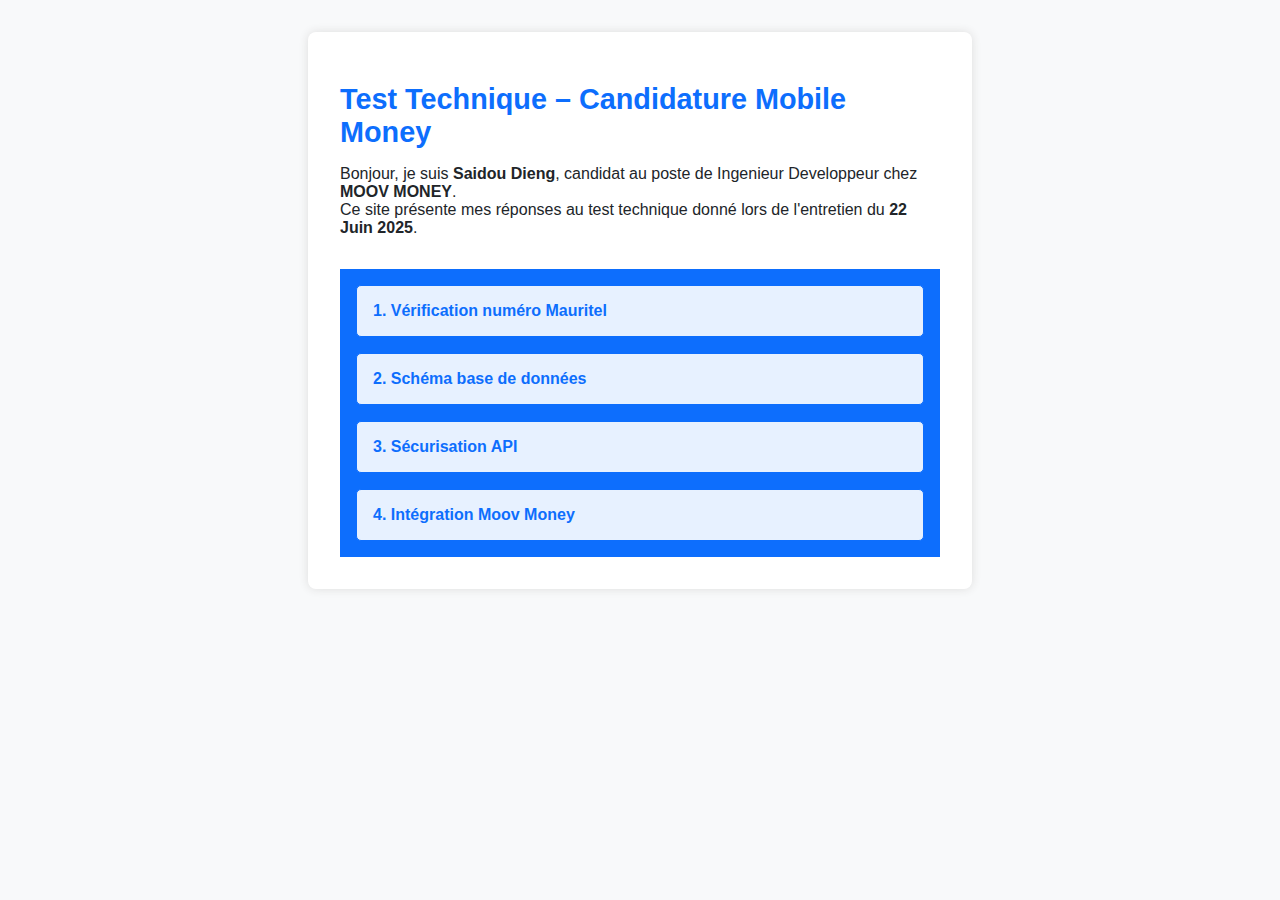
<file: index.html>
<!-- index.html -->
<!DOCTYPE html>
<html lang="fr">
<head>
  <meta charset="UTF-8" />
  <meta name="viewport" content="width=device-width, initial-scale=1.0"/>
  <title>Test Technique – Mobile Money</title>
  <link rel="stylesheet" href="styles.css" />
</head>
<body>

  <main class="container">
    <h1>Test Technique – Candidature Mobile Money</h1>
    <p>Bonjour, je suis <strong>Saidou Dieng</strong>, candidat au poste de Ingenieur Developpeur chez <strong>MOOV MONEY</strong>.<br>
    Ce site présente mes réponses au test technique donné lors de l'entretien du <strong>22 Juin 2025</strong>.</p>

    <nav class="menu">
      <a href="pages/verif-mauritel.html">1. Vérification numéro Mauritel</a>
      <a href="pages/schema-db.html">2. Schéma base de données</a>
      <a href="pages/securite-api.html">3. Sécurisation API</a>
      <a href="pages/moov-integration.html">4. Intégration Moov Money</a>
    </nav>
  </main>
</body>
</html>
</file>
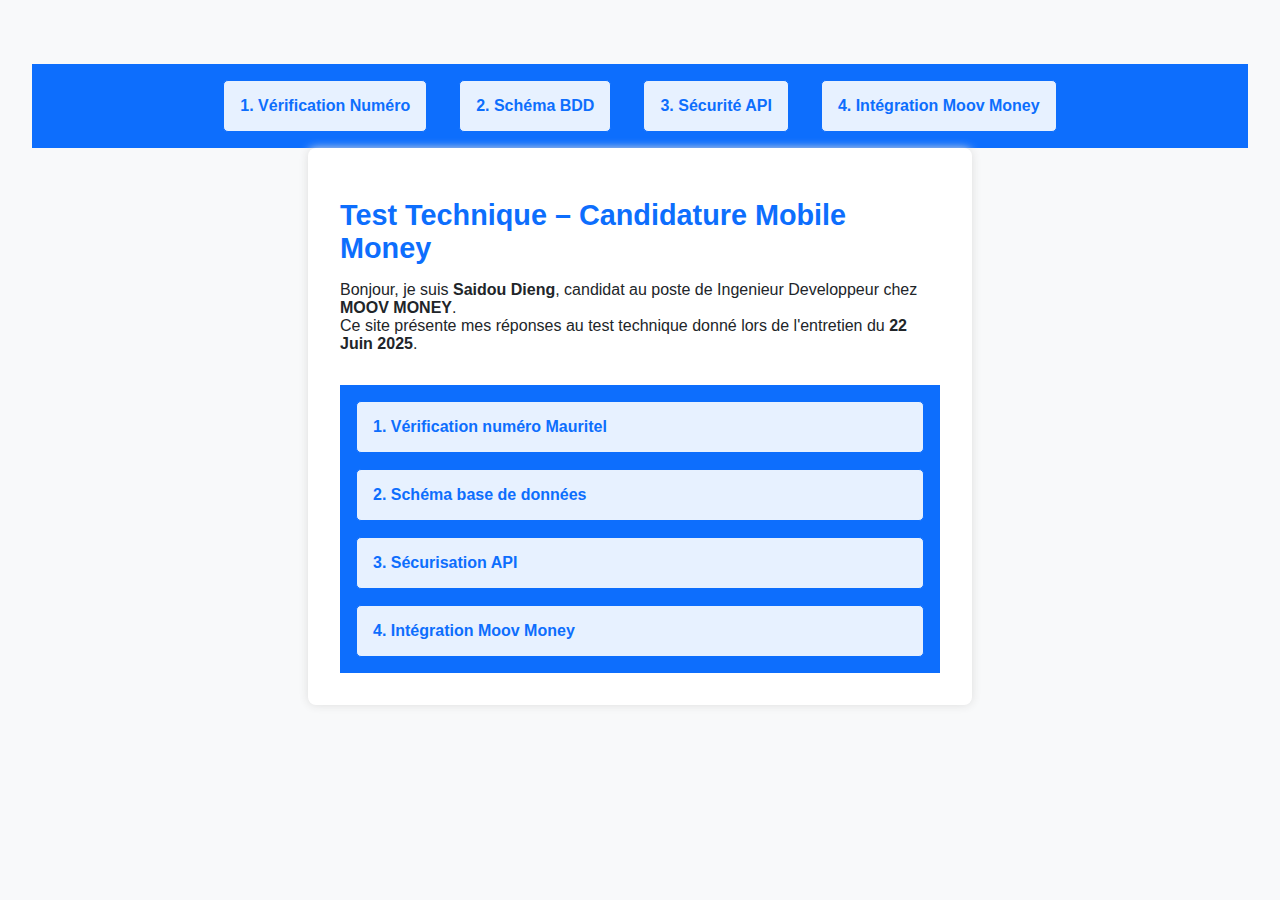
<file: test-technique/index.html>
<!-- index.html -->
<!DOCTYPE html>
<html lang="fr">
<head>
  <meta charset="UTF-8" />
  <meta name="viewport" content="width=device-width, initial-scale=1.0"/>
  <title>Test Technique – Mobile Money</title>
  <link rel="stylesheet" href="styles.css" />
</head>
<body>
<nav class="menu">
 <ul>
 <li><a href="verif.html">1. Vérification Numéro</a></li>
 <li><a href="schema-bd.html">2. Schéma BDD</a></li>
 <li><a href="securite-api.html">3. Sécurité API</a></li> 
<li><a href="moov-integration.html">4. Intégration Moov Money</a></li> 
</ul>
 </nav>
  <main class="container">
    <h1>Test Technique – Candidature Mobile Money</h1>
    <p>Bonjour, je suis <strong>Saidou Dieng</strong>, candidat au poste de Ingenieur Developpeur chez <strong>MOOV MONEY</strong>.<br>
    Ce site présente mes réponses au test technique donné lors de l'entretien du <strong>22 Juin 2025</strong>.</p>

    <nav class="menu">
      <a href="pages/verif-mauritel.html">1. Vérification numéro Mauritel</a>
      <a href="pages/schema-db.html">2. Schéma base de données</a>
      <a href="pages/securite-api.html">3. Sécurisation API</a>
      <a href="pages/moov-integration.html">4. Intégration Moov Money</a>
    </nav>
  </main>
</body>
</html>
</file>
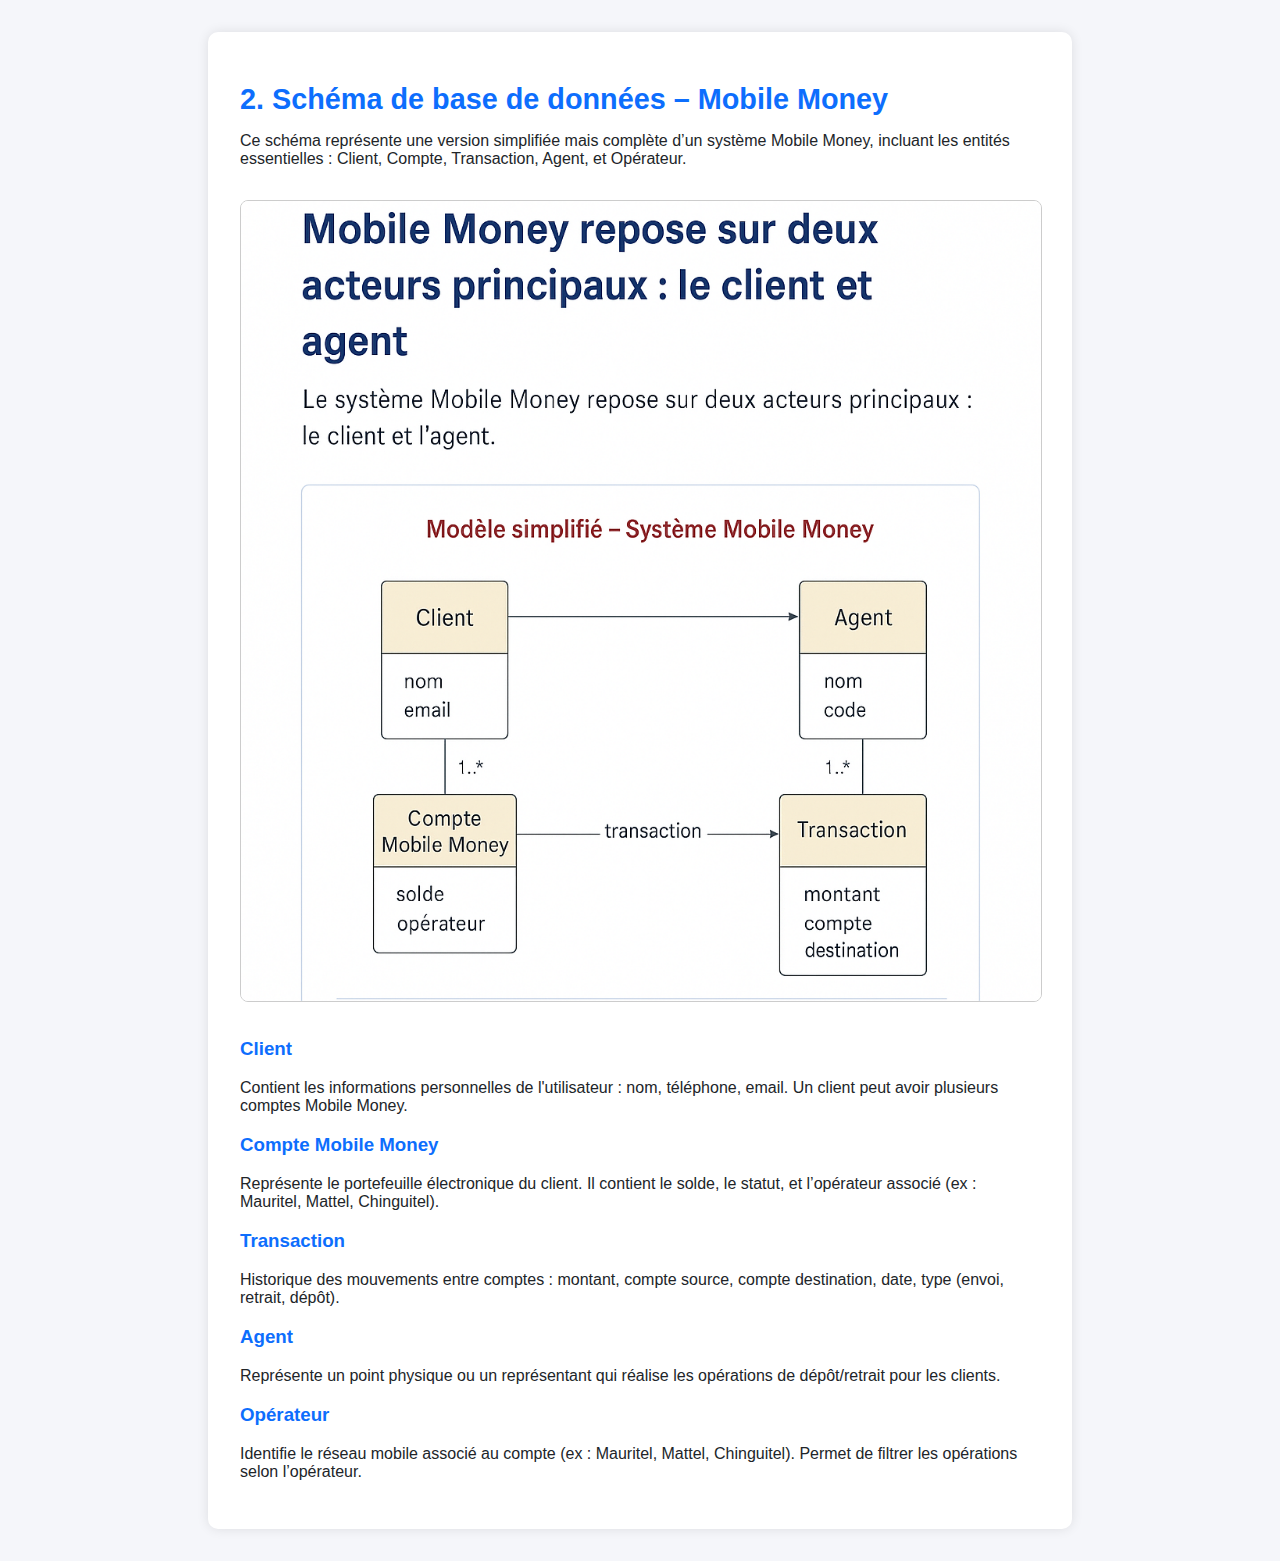
<file: schema-db.html>
<!DOCTYPE html>
<html lang="fr">
<head> 
<meta charset="UTF-8" /> 
<meta name="viewport" content="width=device-width, initial-scale=1.0"/>
 <title>Schéma Base de Données – Mobile Money</title>
 <link rel="stylesheet" href="../styles.css" /> 
<style> body { font-family: Arial, sans-serif; background-color: #f5f6fa; margin: 0; padding: 0; } 
.container { max-width: 800px; margin: 2rem auto; background-color: white; padding: 2rem; border-radius: 10px; box-shadow: 0 0 12px rgba(0,0,0,0.1); } 
h1 { color: #0d6efd; } 
.schema-img { width: 100%; margin-top: 1rem; border-radius: 8px; border: 1px solid #ccc; } 
.description { margin-top: 2rem; } .description h3 { margin-top: 1.2rem; color: #0d6efd; } 
</style> 
</head> 
<body> 
<div class="container"> 
<h1>2. Schéma de base de données – Mobile Money</h1>
<p>Ce schéma représente une version simplifiée mais complète d’un système Mobile Money, incluant les entités essentielles : Client, Compte, Transaction, Agent, et Opérateur.</p>
<img src="../assets/schema-mobile-money.png" alt="Schéma Mobile Money" class="schema-img" />

<div class="description">
  <h3>Client</h3>
  <p>Contient les informations personnelles de l'utilisateur : nom, téléphone, email. Un client peut avoir plusieurs comptes Mobile Money.</p>

  <h3>Compte Mobile Money</h3>
  <p>Représente le portefeuille électronique du client. Il contient le solde, le statut, et l’opérateur associé (ex : Mauritel, Mattel, Chinguitel).</p>

  <h3>Transaction</h3>
  <p>Historique des mouvements entre comptes : montant, compte source, compte destination, date, type (envoi, retrait, dépôt).</p>

  <h3>Agent</h3>
  <p>Représente un point physique ou un représentant qui réalise les opérations de dépôt/retrait pour les clients.</p>

  <h3>Opérateur</h3>
  <p>Identifie le réseau mobile associé au compte (ex : Mauritel, Mattel, Chinguitel). Permet de filtrer les opérations selon l’opérateur.</p>
</div>
</div>
</body> 
</html>
</file>
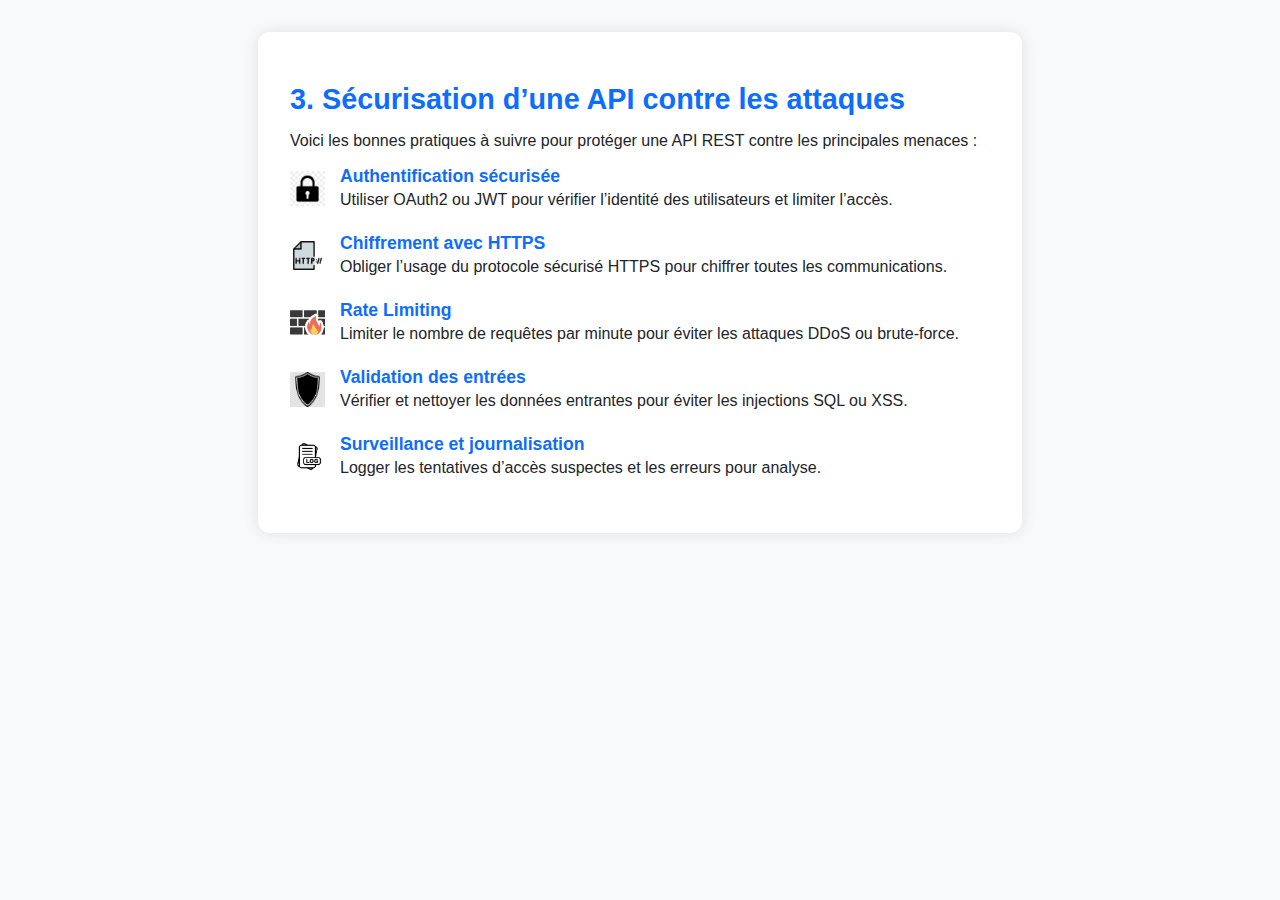
<file: securite-api.html>
<!DOCTYPE html>
<html lang="fr">
<head>
  <meta charset="UTF-8" />
  <meta name="viewport" content="width=device-width, initial-scale=1.0"/>
  <title>Sécurisation API</title>
  <link rel="stylesheet" href="../styles.css" />
  <style>
    .api-container {
      max-width: 700px;
      margin: auto;
      background: white;
      padding: 2rem;
      border-radius: 12px;
      box-shadow: 0 0 15px rgba(0, 0, 0, 0.1);
    }

    .security-item {
      display: flex;
      align-items: flex-start;
      gap: 15px;
      margin-bottom: 1.5rem;
    }

    .security-item img {
      width: 35px;
      height: 35px;
      margin-top: 5px;
    }

    .security-item div {
      flex: 1;
    }

    .security-item h3 {
      margin: 0;
      font-size: 1.1rem;
      color: #0d6efd;
    }

    .security-item p {
      margin: 4px 0 0;
    }
  </style>
</head>
<body>
  <main class="api-container">
    <h1>3. Sécurisation d’une API contre les attaques</h1>
    <p>Voici les bonnes pratiques à suivre pour protéger une API REST contre les principales menaces :</p>

    <div class="security-item">
      <img src="../assets/lock.png" alt="auth">
      <div>
        <h3>Authentification sécurisée</h3>
        <p>Utiliser OAuth2 ou JWT pour vérifier l’identité des utilisateurs et limiter l’accès.</p>
      </div>
    </div>

    <div class="security-item">
      <img src="../assets/https.png" alt="https">
      <div>
        <h3>Chiffrement avec HTTPS</h3>
        <p>Obliger l’usage du protocole sécurisé HTTPS pour chiffrer toutes les communications.</p>
      </div>
    </div>

    <div class="security-item">
      <img src="../assets/firewall.png" alt="rate-limit">
      <div>
        <h3>Rate Limiting</h3>
        <p>Limiter le nombre de requêtes par minute pour éviter les attaques DDoS ou brute-force.</p>
      </div>
    </div>

    <div class="security-item">
      <img src="../assets/shield.png" alt="validation">
      <div>
        <h3>Validation des entrées</h3>
        <p>Vérifier et nettoyer les données entrantes pour éviter les injections SQL ou XSS.</p>
      </div>
    </div>

    <div class="security-item">
      <img src="../assets/logs.png" alt="logs">
      <div>
        <h3>Surveillance et journalisation</h3>
        <p>Logger les tentatives d’accès suspectes et les erreurs pour analyse.</p>
      </div>
    </div>
  </main>
</body>
</html>
</file>
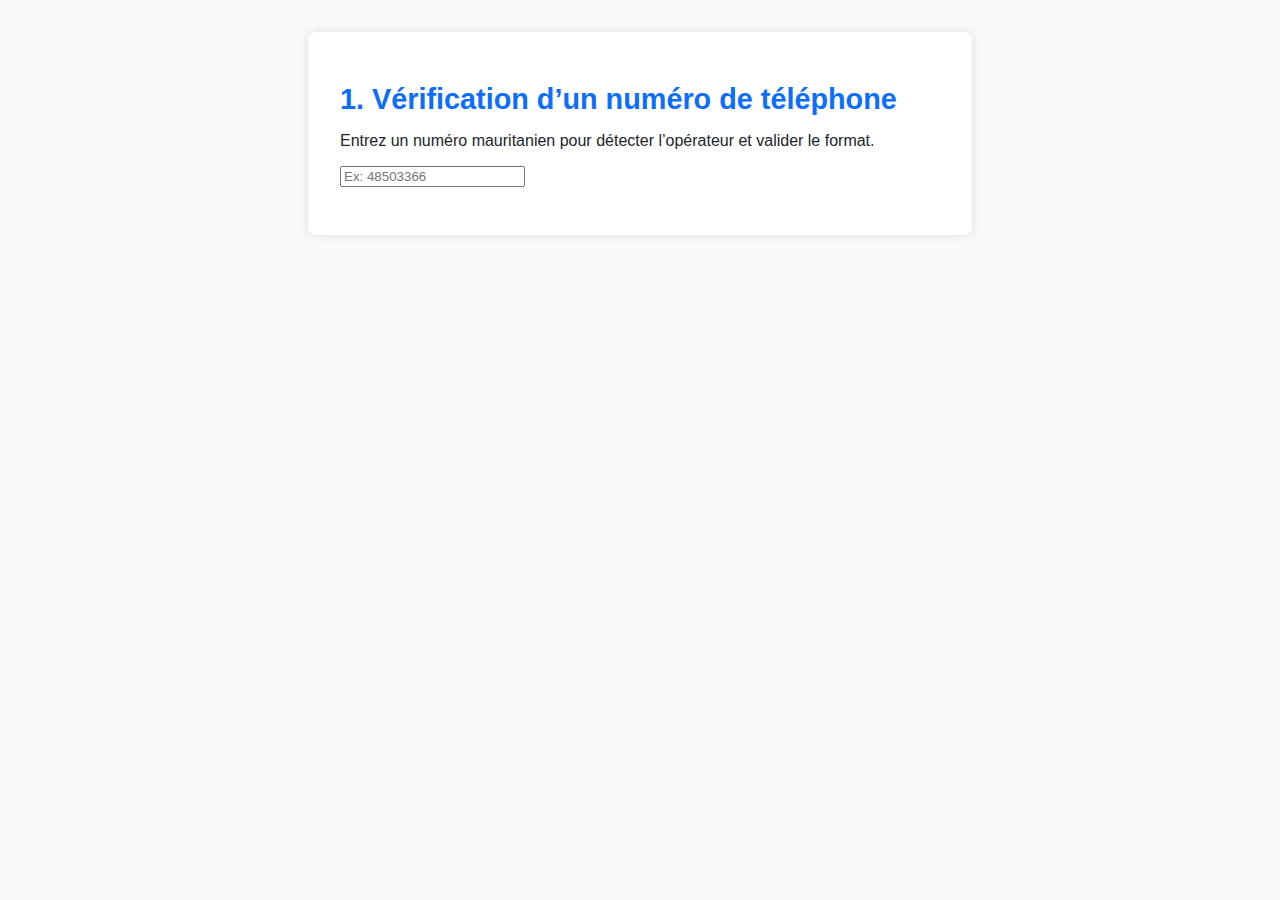
<file: verif-mauritel.html>
<!DOCTYPE html>
<html lang="fr">
<head>
  <meta charset="UTF-8" />
  <title>Vérification Numéro – Test Technique</title>
  <link rel="stylesheet" href="../styles.css" />
  <script defer src="../verif.js"></script>
  <style>
    .phone-input {
      display: flex;
      align-items: center;
      gap: 10px;
    }
    .operator-logo {
      width: 40px;
      height: 40px;
      display: none;
    }
    .valid-icon {
      width: 30px;
      height: 30px;
      display: none;
    }
  </style>
</head>
<body>
  <main class="container">
    <h1>1. Vérification d’un numéro de téléphone</h1>
    <p>Entrez un numéro mauritanien pour détecter l’opérateur et valider le format.</p>

    <div class="phone-input">
      <input type="text" id="numero" placeholder="Ex: 48503366" maxlength="8" />
      <img id="logo" class="operator-logo" />
      <img id="check" class="valid-icon" src="../assets/check.png" alt="valid" />
    </div>
    <p id="resultat"></p>
  </main>
</body>
</html>
</file>
<file: styles.css>
/* styles.css */
body {
  font-family: sans-serif;
  background-color: #f8f9fa;
  margin: 0;
  padding: 2rem;
  color: #212529;
}

.container {
  max-width: 600px;
  margin: auto;
  background: white;
  padding: 2rem;
  border-radius: 8px;
  box-shadow: 0 0 10px #ddd;
}

h1 {
  font-size: 1.8rem;
  margin-bottom: 1rem;
  color: #0d6efd;
}

nav.menu {
  display: flex;
  flex-direction: column;
  gap: 1rem;
  margin-top: 2rem;
}

nav.menu a {
  display: block;
  padding: 1rem;
  background-color: #e7f1ff;
  border: 1px solid #0d6efd;
  color: #0d6efd;
  text-decoration: none;
  border-radius: 5px;
  font-weight: bold;
  transition: 0.2s;
}

nav.menu a:hover {
  background-color: #d0e5ff;
}
.menu {
background-color: #0d6efd;
padding: 1rem;
}
.menu ul {
display: flex;
justify-content: center;
gap: 2rem;
list-style-type: none;
margin: 0;
padding: 0;
}
.menu a {
color: white;
text-decoration: none;
font-weight: bold;
font-family: Arial, sans-serif;
}
.menu a:hover {
text-decoration: underline;
}
</file>
<file: test-technique/styles.css>
/* styles.css */
body {
  font-family: sans-serif;
  background-color: #f8f9fa;
  margin: 0;
  padding: 2rem;
  color: #212529;
}

.container {
  max-width: 600px;
  margin: auto;
  background: white;
  padding: 2rem;
  border-radius: 8px;
  box-shadow: 0 0 10px #ddd;
}

h1 {
  font-size: 1.8rem;
  margin-bottom: 1rem;
  color: #0d6efd;
}

nav.menu {
  display: flex;
  flex-direction: column;
  gap: 1rem;
  margin-top: 2rem;
}

nav.menu a {
  display: block;
  padding: 1rem;
  background-color: #e7f1ff;
  border: 1px solid #0d6efd;
  color: #0d6efd;
  text-decoration: none;
  border-radius: 5px;
  font-weight: bold;
  transition: 0.2s;
}

nav.menu a:hover {
  background-color: #d0e5ff;
}
.menu {
background-color: #0d6efd;
padding: 1rem;
}
.menu ul {
display: flex;
justify-content: center;
gap: 2rem;
list-style-type: none;
margin: 0;
padding: 0;
}
.menu a {
color: white;
text-decoration: none;
font-weight: bold;
font-family: Arial, sans-serif;
}
.menu a:hover {
text-decoration: underline;
}
</file>
